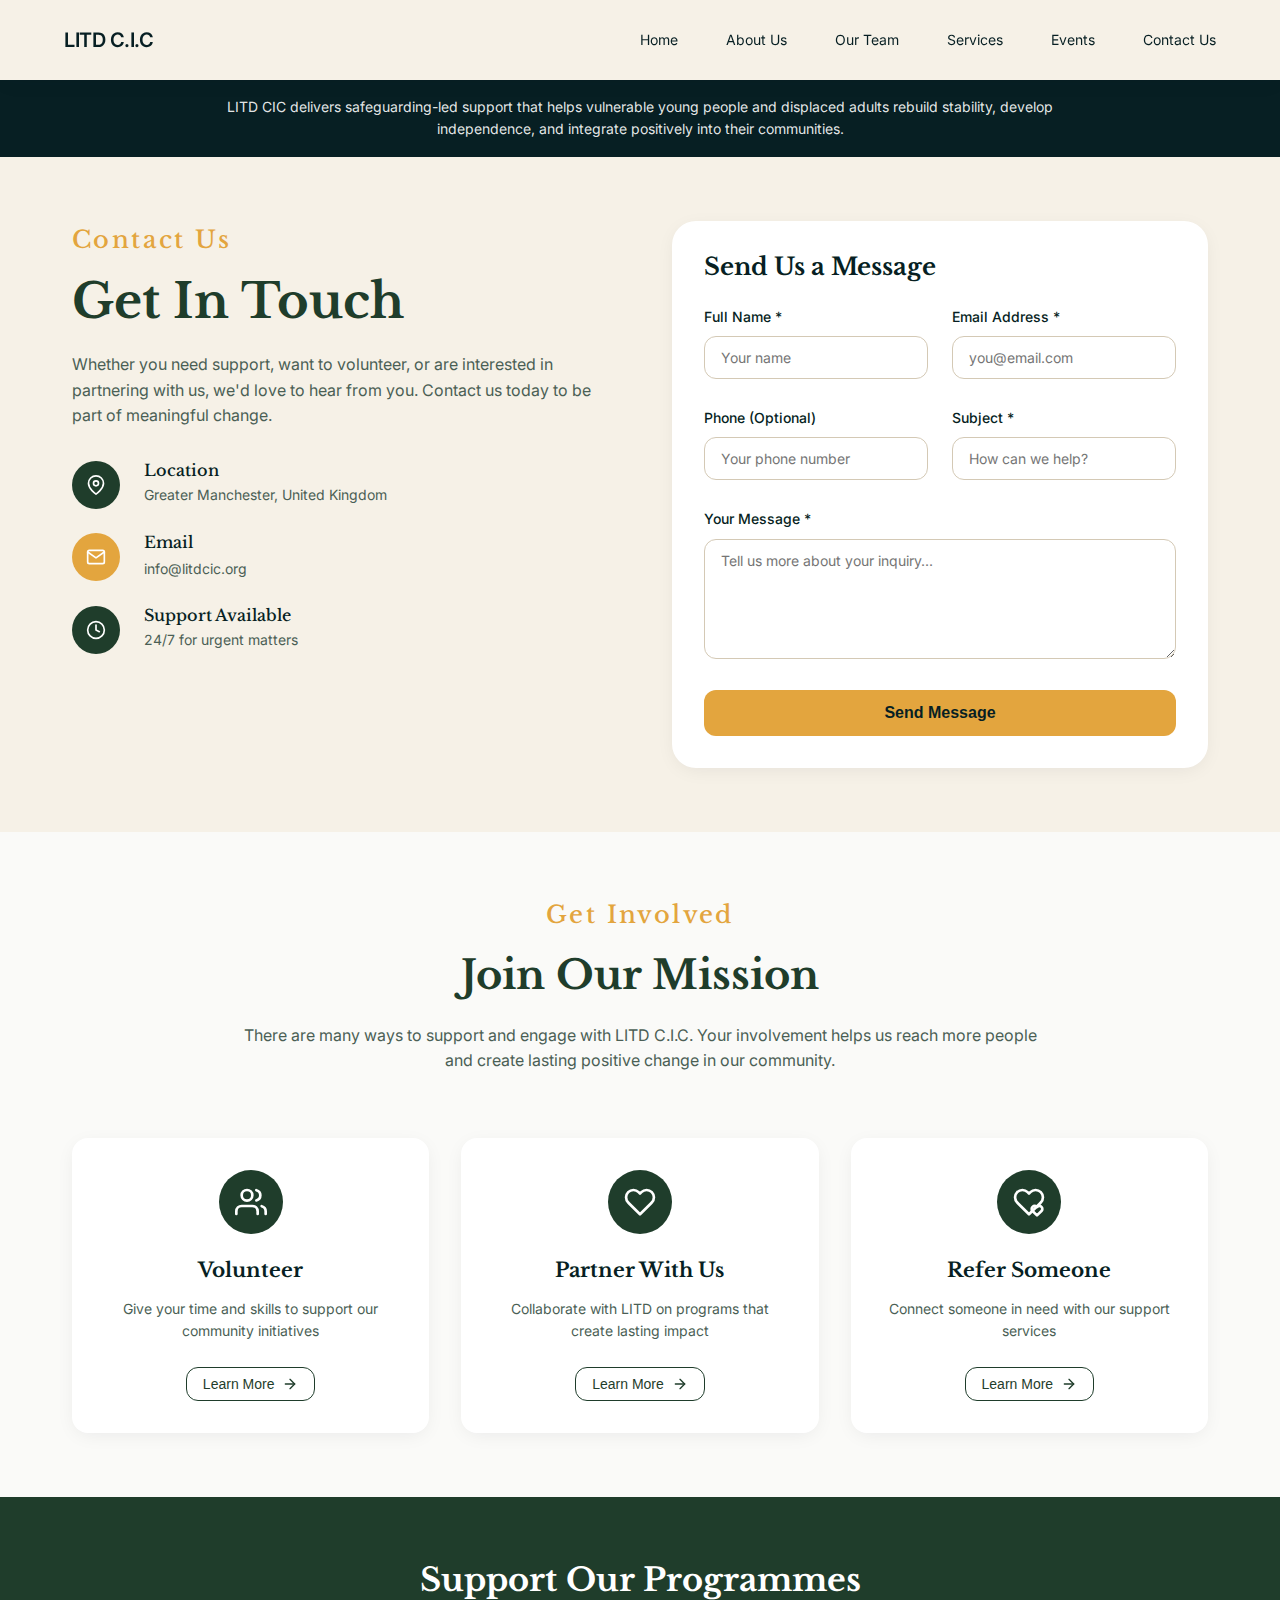
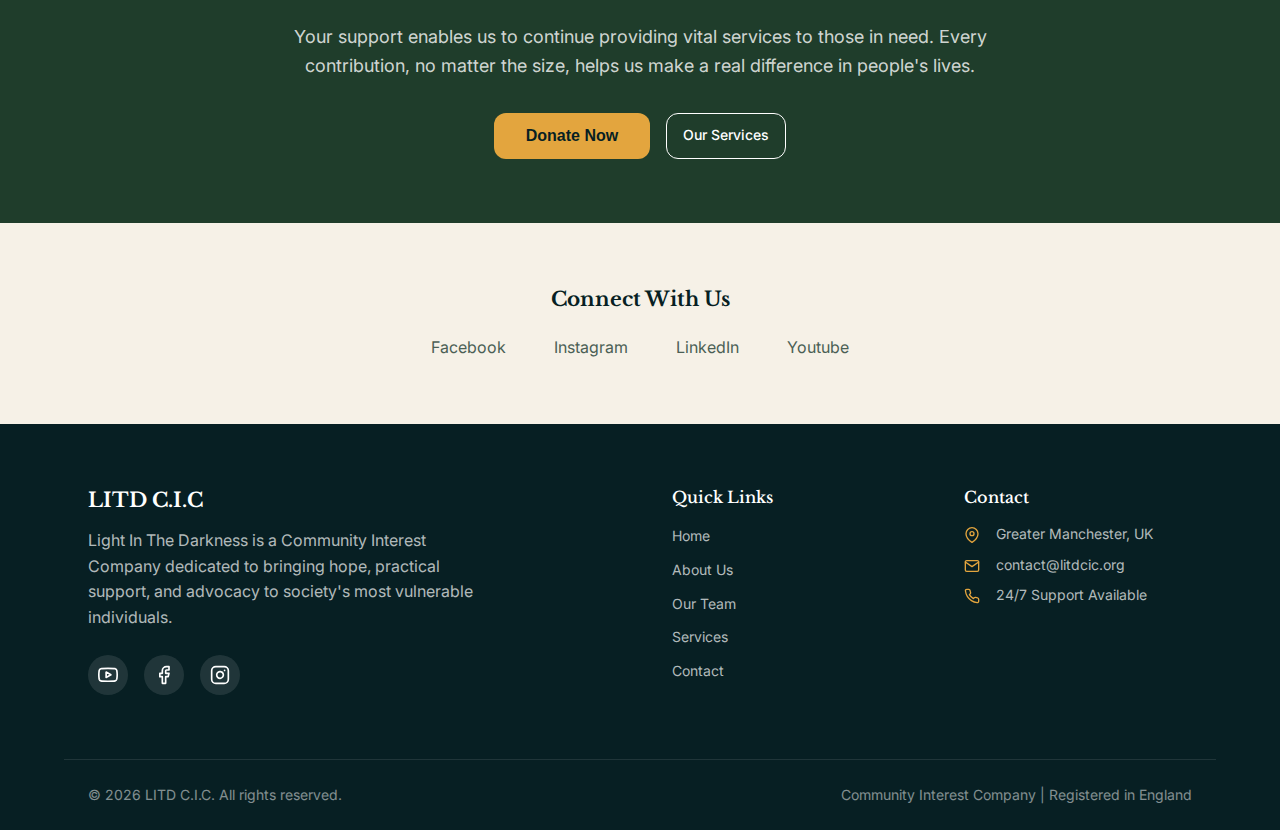
<file: contact.html>
<!DOCTYPE html>
<html lang="en">
<head>
    <meta charset="UTF-8">
    <meta name="viewport" content="width=device-width, initial-scale=1.0">
    <title>Contact Us - LITD C.I.C - Light In The Darkness</title>
    <link rel="stylesheet" href="https://cdnjs.cloudflare.com/ajax/libs/font-awesome/6.4.0/css/all.min.css">
    <link href="https://fonts.googleapis.com/css2?family=Libre+Baskerville:wght@400;700&family=Inter:wght@300;400;500;600;700&display=swap" rel="stylesheet">
    <style>
        :root {
            /* Color Variables */
            --cream: #F6F1E7;
            --cream-dark: #D4C9B5;
            --forest: #1F3D2B;
            --forest-light: #4B5F55;
            --gold: #e3a53e;
            --charcoal: #071f23;
            --off-white: #FAFAF8;
            --sage: #8B9A92;
            --white: #ffffff;
            --destructive: #ff4444;
            
            /* Spacing */
            --spacing-xs: 0.5rem;
            --spacing-sm: 1rem;
            --spacing-md: 1.5rem;
            --spacing-lg: 2rem;
            --spacing-xl: 3rem;
            --spacing-2xl: 4rem;
            
            /* Border Radius */
            --radius-sm: 0.375rem;
            --radius-md: 0.75rem;
            --radius-lg: 1rem;
            --radius-xl: 1.5rem;
            
            /* Shadows */
            --shadow-soft: 0 4px 20px -4px rgba(7, 31, 35, 0.08);
            --shadow-lifted: 0 10px 40px -10px rgba(7, 31, 35, 0.15);
        }
        
        * {
            margin: 0;
            padding: 0;
            box-sizing: border-box;
        }
        
        html {
            scroll-behavior: smooth;
        }
        
        body {
            font-family: 'Inter', sans-serif;
            color: var(--charcoal);
            background-color: var(--cream);
            line-height: 1.6;
            overflow-x: hidden;
        }
        
        h1, h2, h3, h4, h5, h6 {
            font-family: 'Libre Baskerville', serif;
            font-weight: 700;
            line-height: 1.2;
        }
        
        a {
            text-decoration: none;
            color: inherit;
        }
        
        .container {
            width: 100%;
            max-width: 1200px;
            margin: 0 auto;
            padding: 0 var(--spacing-md);
        }
        
        /* Header Styles */
        header {
            position: fixed;
            top: 0;
            left: 0;
            right: 0;
            z-index: 1000;
            background-color: var(--cream);
            transition: all 0.3s ease;
            box-shadow: var(--shadow-soft);
        }
        
        .header-content {
            display: flex;
            justify-content: space-between;
            align-items: center;
            padding: var(--spacing-md) 0;
        }
        
        .logo {
            font-size: 1.25rem;
            font-weight: 600;
            color: var(--charcoal);
            letter-spacing: -0.5px;
        }
        
        .nav-desktop {
            display: none;
        }
        
        .nav-desktop a {
            margin-left: var(--spacing-xl);
            font-size: 0.875rem;
            color: var(--charcoal);
            transition: opacity 0.3s ease;
        }
        
        .nav-desktop a:hover {
            opacity: 0.7;
        }
        
        .mobile-menu-btn {
            background: none;
            border: none;
            color: var(--charcoal);
            font-size: 1.5rem;
            cursor: pointer;
        }
        
        .nav-mobile {
            position: absolute;
            top: 100%;
            left: 0;
            right: 0;
            background-color: var(--cream);
            border-top: 1px solid var(--cream-dark);
            padding: var(--spacing-md);
            display: flex;
            flex-direction: column;
            gap: var(--spacing-md);
            box-shadow: var(--shadow-soft);
        }
        
        .nav-mobile.hidden {
            display: none;
        }
        
        /* Mission Banner */
        .mission-banner {
            background-color: var(--charcoal);
            padding: var(--spacing-sm) var(--spacing-md);
            margin-top: 80px;
        }
        
        .mission-banner p {
            text-align: center;
            color: rgba(255, 255, 255, 0.9);
            font-size: 0.875rem;
            max-width: 900px;
            margin: 0 auto;
        }
        
        /* Section Common Styles */
        .section {
            padding: var(--spacing-2xl) var(--spacing-md);
        }
        
        .section-header {
            text-align: center;
            max-width: 800px;
            margin: 0 auto var(--spacing-2xl);
        }
        
        .section-subtitle {
            font-size: 1.5rem;
            font-family: 'Libre Baskerville', serif;
            letter-spacing: 0.1em;
            color: var(--gold);
            font-weight: 500;
            margin-bottom: var(--spacing-sm);
        }
        
        .section-title {
            font-size: 2rem;
            color: var(--forest);
            margin-bottom: var(--spacing-md);
        }
        
        .section-description {
            color: var(--forest-light);
            line-height: 1.6;
        }
        
        /* Contact Hero Section */
        .contact-hero {
            padding: var(--spacing-2xl) var(--spacing-md);
            background-color: var(--cream);
        }
        
        .contact-grid {
            display: grid;
            gap: var(--spacing-2xl);
        }
        
        .contact-info h1 {
            font-size: 2.5rem;
            color: var(--forest);
            line-height: 1.1;
            margin-bottom: var(--spacing-md);
        }
        
        .contact-description {
            color: var(--forest-light);
            line-height: 1.6;
            margin-bottom: var(--spacing-lg);
        }
        
        .contact-details {
            display: flex;
            flex-direction: column;
            gap: var(--spacing-md);
        }
        
        .contact-detail {
            display: flex;
            align-items: flex-start;
            gap: var(--spacing-md);
        }
        
        .contact-icon {
            width: 48px;
            height: 48px;
            border-radius: 50%;
            display: flex;
            align-items: center;
            justify-content: center;
            flex-shrink: 0;
        }
        
        .contact-icon.primary {
            background-color: var(--forest);
        }
        
        .contact-icon.secondary {
            background-color: var(--gold);
        }
        
        .contact-icon svg {
            width: 20px;
            height: 20px;
            color: var(--white);
        }
        
        .contact-detail-text h3 {
            font-size: 1rem;
            font-weight: 500;
            color: var(--charcoal);
            margin-bottom: 0.25rem;
        }
        
        .contact-detail-text p,
        .contact-detail-text a {
            font-size: 0.875rem;
            color: var(--forest-light);
        }
        
        .contact-detail-text a:hover {
            color: var(--gold);
            text-decoration: underline;
        }
        
        /* Contact Form */
        .contact-form-container {
            background-color: var(--white);
            border-radius: var(--radius-xl);
            padding: var(--spacing-lg);
            box-shadow: var(--shadow-soft);
        }
        
        .contact-form-container h2 {
            font-size: 1.5rem;
            color: var(--charcoal);
            margin-bottom: var(--spacing-md);
        }
        
        /* Form Styles */
        .form-group {
            margin-bottom: var(--spacing-md);
        }
        
        .form-row {
            display: grid;
            grid-template-columns: 1fr;
            gap: var(--spacing-md);
        }
        
        label {
            display: block;
            font-size: 0.875rem;
            font-weight: 500;
            color: var(--charcoal);
            margin-bottom: 0.5rem;
        }
        
        .form-input,
        .form-textarea {
            width: 100%;
            padding: 0.75rem 1rem;
            font-size: 0.875rem;
            font-family: 'Inter', sans-serif;
            border: 1px solid var(--cream-dark);
            border-radius: var(--radius-md);
            background-color: var(--white);
            color: var(--charcoal);
            transition: border-color 0.3s ease;
        }
        
        .form-input:focus,
        .form-textarea:focus {
            outline: none;
            border-color: var(--forest);
        }
        
        .form-input.error,
        .form-textarea.error {
            border-color: var(--destructive);
        }
        
        .error-message {
            font-size: 0.75rem;
            color: var(--destructive);
            margin-top: 0.25rem;
        }
        
        .form-textarea {
            min-height: 120px;
            resize: vertical;
        }
        
        .btn-hero {
            background-color: var(--gold);
            color: var(--charcoal);
            border: none;
            padding: 0.875rem 2rem;
            border-radius: var(--radius-md);
            font-weight: 600;
            font-size: 1rem;
            cursor: pointer;
            transition: all 0.3s ease;
            width: 100%;
        }
        
        .btn-hero:hover:not(:disabled) {
            background-color: #d4952e;
        }
        
        .btn-hero:disabled {
            opacity: 0.7;
            cursor: not-allowed;
        }
        
        /* Get Involved Section */
        .get-involved-section {
            background-color: var(--off-white);
        }
        
        .involvement-grid {
            display: grid;
            grid-template-columns: 1fr;
            gap: var(--spacing-lg);
        }
        
        .involvement-card {
            background-color: var(--white);
            border-radius: var(--radius-lg);
            padding: var(--spacing-lg);
            box-shadow: var(--shadow-soft);
            text-align: center;
            transition: all 0.3s ease;
        }
        
        .involvement-card:hover {
            transform: translateY(-4px);
            box-shadow: var(--shadow-lifted);
        }
        
        .involvement-icon {
            width: 64px;
            height: 64px;
            border-radius: 50%;
            background-color: var(--forest);
            display: flex;
            align-items: center;
            justify-content: center;
            margin: 0 auto var(--spacing-md);
        }
        
        .involvement-icon svg {
            width: 32px;
            height: 32px;
            color: var(--white);
        }
        
        .involvement-card h3 {
            font-size: 1.25rem;
            color: var(--charcoal);
            margin-bottom: var(--spacing-sm);
        }
        
        .involvement-card p {
            font-size: 0.875rem;
            color: var(--forest-light);
            margin-bottom: var(--spacing-md);
        }
        
        .btn-outline {
            background-color: transparent;
            color: var(--forest);
            border: 1px solid var(--forest);
            padding: 0.5rem 1rem;
            border-radius: var(--radius-md);
            font-weight: 500;
            font-size: 0.875rem;
            cursor: pointer;
            transition: all 0.3s ease;
            display: inline-flex;
            align-items: center;
            justify-content: center;
            gap: 0.5rem;
        }
        
        .btn-outline:hover {
            background-color: var(--forest);
            color: var(--white);
        }
        
        .btn-outline svg {
            transition: transform 0.3s ease;
        }
        
        .btn-outline:hover svg {
            transform: translateX(2px);
        }
        
        /* Support Programs Section */
        .support-programs-section {
            background-color: var(--forest);
            color: var(--white);
            text-align: center;
        }
        
        .support-programs-content {
            max-width: 800px;
            margin: 0 auto;
        }
        
        .support-programs-content h2 {
            font-size: 2rem;
            color: var(--white);
            margin-bottom: var(--spacing-md);
        }
        
        .support-programs-content p {
            color: rgba(255, 255, 255, 0.8);
            font-size: 1.125rem;
            margin-bottom: var(--spacing-lg);
        }
        
        .support-buttons {
            display: flex;
            flex-direction: column;
            gap: var(--spacing-sm);
            justify-content: center;
        }
        
        .btn-gold {
            background-color: var(--gold);
            color: var(--charcoal);
            border: none;
            padding: 0.875rem 2rem;
            border-radius: var(--radius-md);
            font-weight: 600;
            font-size: 1rem;
            cursor: pointer;
            transition: all 0.3s ease;
            display: inline-block;
            text-align: center;
        }
        
        .btn-gold:hover {
            background-color: #d4952e;
        }
        
        /* Social Links Section */
        .social-links-section {
            background-color: var(--cream);
            text-align: center;
        }
        
        .social-links-container {
            max-width: 600px;
            margin: 0 auto;
        }
        
        .social-links-container h3 {
            font-size: 1.25rem;
            color: var(--charcoal);
            margin-bottom: var(--spacing-md);
        }
        
        .social-links {
            display: flex;
            justify-content: center;
            gap: var(--spacing-lg);
        }
        
        .social-link {
            color: var(--forest-light);
            font-size: 1rem;
            transition: color 0.3s ease;
        }
        
        .social-link:hover {
            color: var(--gold);
        }
        
        /* Footer */
        footer {
            background-color: var(--charcoal);
            color: var(--white);
        }
        
        .footer-content {
            padding: var(--spacing-2xl) var(--spacing-md);
        }
        
        .footer-grid {
            display: grid;
            grid-template-columns: 1fr;
            gap: var(--spacing-2xl);
        }
        
        .footer-brand {
            grid-column: 1 / -1;
        }
        
        .footer-brand h3 {
            font-size: 1.25rem;
            margin-bottom: var(--spacing-sm);
        }
        
        .footer-brand p {
            color: rgba(255, 255, 255, 0.7);
            line-height: 1.6;
            margin-bottom: var(--spacing-md);
            max-width: 400px;
        }
        
        .social-icons {
            display: flex;
            gap: var(--spacing-sm);
        }
        
        .social-icon {
            width: 40px;
            height: 40px;
            border-radius: 50%;
            background-color: rgba(255, 255, 255, 0.1);
            display: flex;
            align-items: center;
            justify-content: center;
            transition: background-color 0.3s ease;
        }
        
        .social-icon:hover {
            background-color: var(--gold);
        }
        
        .social-icon svg {
            width: 20px;
            height: 20px;
        }
        
        .footer-links h4 {
            font-weight: 500;
            margin-bottom: var(--spacing-sm);
        }
        
        .footer-links ul {
            list-style: none;
        }
        
        .footer-links li {
            margin-bottom: var(--spacing-xs);
        }
        
        .footer-links a {
            font-size: 0.875rem;
            color: rgba(255, 255, 255, 0.7);
            transition: color 0.3s ease;
        }
        
        .footer-links a:hover {
            color: var(--gold);
        }
        
        .footer-contact-item {
            display: flex;
            align-items: flex-start;
            gap: var(--spacing-sm);
            margin-bottom: var(--spacing-sm);
        }
        
        .footer-contact-icon {
            width: 16px;
            height: 16px;
            color: var(--gold);
            flex-shrink: 0;
            margin-top: 0.25rem;
        }
        
        .footer-contact-text {
            font-size: 0.875rem;
            color: rgba(255, 255, 255, 0.7);
        }
        
        .footer-contact-text a:hover {
            color: var(--gold);
        }
        
        .footer-bottom {
            border-top: 1px solid rgba(255, 255, 255, 0.1);
            padding: var(--spacing-md) var(--spacing-md);
        }
        
        .footer-bottom-content {
            display: flex;
            flex-direction: column;
            justify-content: space-between;
            align-items: center;
            gap: var(--spacing-sm);
            font-size: 0.875rem;
            color: rgba(255, 255, 255, 0.5);
        }
        
        /* Toast Notification */
        .toast {
            position: fixed;
            bottom: 20px;
            right: 20px;
            background-color: var(--forest);
            color: var(--white);
            padding: var(--spacing-md) var(--spacing-lg);
            border-radius: var(--radius-md);
            box-shadow: var(--shadow-lifted);
            display: flex;
            align-items: center;
            gap: var(--spacing-sm);
            z-index: 10000;
            transform: translateY(100px);
            opacity: 0;
            transition: all 0.3s ease;
        }
        
        .toast.show {
            transform: translateY(0);
            opacity: 1;
        }
        
        .toast-icon {
            width: 24px;
            height: 24px;
            background-color: var(--gold);
            border-radius: 50%;
            display: flex;
            align-items: center;
            justify-content: center;
        }
        
        .toast-icon svg {
            width: 12px;
            height: 12px;
            color: var(--charcoal);
        }
        
        .toast-content h4 {
            font-size: 0.875rem;
            font-weight: 600;
            margin-bottom: 0.25rem;
        }
        
        .toast-content p {
            font-size: 0.75rem;
            opacity: 0.9;
        }
        
        /* Responsive Styles */
        @media (min-width: 768px) {
            .nav-desktop {
                display: flex;
            }
            
            .mobile-menu-btn {
                display: none;
            }
            
            .section {
                padding: var(--spacing-2xl) var(--spacing-lg);
            }
            
            .section-title {
                font-size: 2.5rem;
            }
            
            .contact-hero {
                padding: var(--spacing-2xl) var(--spacing-lg);
            }
            
            .contact-grid {
                grid-template-columns: repeat(2, 1fr);
                align-items: start;
                gap: var(--spacing-2xl);
            }
            
            .contact-info h1 {
                font-size: 3rem;
            }
            
            .form-row {
                grid-template-columns: repeat(2, 1fr);
            }
            
            .involvement-grid {
                grid-template-columns: repeat(3, 1fr);
            }
            
            .support-buttons {
                flex-direction: row;
            }
            
            .social-links {
                gap: var(--spacing-xl);
            }
            
            .footer-grid {
                grid-template-columns: repeat(4, 1fr);
            }
            
            .footer-brand {
                grid-column: span 2;
            }
            
            .footer-bottom-content {
                flex-direction: row;
            }
        }
        
        @media (min-width: 1024px) {
            .section {
                padding: var(--spacing-2xl) var(--spacing-xl);
            }
            
            .contact-hero {
                padding: var(--spacing-2xl) var(--spacing-xl);
            }
        }
        
        /* Animations */
        @keyframes fade-in-up {
            from {
                opacity: 0;
                transform: translateY(20px);
            }
            to {
                opacity: 1;
                transform: translateY(0);
            }
        }
        
        .animate-fade-in {
            animation: fade-in-up 0.6s ease-out forwards;
        }
    </style>
</head>
<body>
    <!-- Header -->
    <header id="header">
        <div class="container">
            <div class="header-content">
                <a href="index.html" class="logo">LITD C.I.C</a>
                
                <nav class="nav-desktop">
                    <a href="index.html">Home</a>
                    <a href="about.html">About Us</a>
                    <a href="teams.html">Our Team</a>
                    <a href="services.html">Services</a>
                    <a href="events.html">Events</a>
                    <a href="contact.html" class="active">Contact Us</a>
                </nav>
                
                <button class="mobile-menu-btn" id="mobileMenuBtn">
                    <i class="fas fa-bars"></i>
                </button>
            </div>
            
            <nav class="nav-mobile hidden" id="mobileMenu">
                <a href="index.html">Home</a>
                    <a href="about.html">About Us</a>
                    <a href="teams.html">Our Team</a>
                    <a href="services.html">Services</a>
                    <a href="events.html">Events</a>
                    <a href="contact.html" class="active">Contact Us</a>
            </nav>
        </div>
    </header>

    <!-- Mission Banner -->
    <div class="mission-banner">
        <p>LITD CIC delivers safeguarding-led support that helps vulnerable young people and displaced adults rebuild stability, develop independence, and integrate positively into their communities.</p>
    </div>

    <!-- Contact Hero Section -->
    <section class="contact-hero">
        <div class="container">
            <div class="contact-grid">
                <div class="contact-info animate-fade-in">
                    <p class="section-subtitle">Contact Us</p>
                    <h1 class="section-title">Get In Touch</h1>
                    
                    <p class="contact-description">Whether you need support, want to volunteer, or are interested in partnering with us, we'd love to hear from you. Contact us today to be part of meaningful change.</p>
                    
                    <div class="contact-details">
                        <div class="contact-detail">
                            <div class="contact-icon primary">
                                <svg viewBox="0 0 24 24" fill="none" stroke="currentColor" stroke-width="2" stroke-linecap="round" stroke-linejoin="round">
                                    <path d="M21 10c0 7-9 13-9 13s-9-6-9-13a9 9 0 0 1 18 0z"></path>
                                    <circle cx="12" cy="10" r="3"></circle>
                                </svg>
                            </div>
                            <div class="contact-detail-text">
                                <h3>Location</h3>
                                <p>Greater Manchester, United Kingdom</p>
                            </div>
                        </div>
                        
                        <div class="contact-detail">
                            <div class="contact-icon secondary">
                                <svg viewBox="0 0 24 24" fill="none" stroke="currentColor" stroke-width="2" stroke-linecap="round" stroke-linejoin="round">
                                    <path d="M4 4h16c1.1 0 2 .9 2 2v12c0 1.1-.9 2-2 2H4c-1.1 0-2-.9-2-2V6c0-1.1.9-2 2-2z"></path>
                                    <polyline points="22,6 12,13 2,6"></polyline>
                                </svg>
                            </div>
                            <div class="contact-detail-text">
                                <h3>Email</h3>
                                <a href="mailto:info@litdcic.org">info@litdcic.org</a>
                            </div>
                        </div>
                        
                        <div class="contact-detail">
                            <div class="contact-icon primary">
                                <svg viewBox="0 0 24 24" fill="none" stroke="currentColor" stroke-width="2" stroke-linecap="round" stroke-linejoin="round">
                                    <circle cx="12" cy="12" r="10"></circle>
                                    <polyline points="12 6 12 12 16 14"></polyline>
                                </svg>
                            </div>
                            <div class="contact-detail-text">
                                <h3>Support Available</h3>
                                <p>24/7 for urgent matters</p>
                            </div>
                        </div>
                    </div>
                </div>
                
                <!-- Contact Form -->
                <div class="contact-form-container animate-fade-in" style="animation-delay: 0.2s;">
                    <h2>Send Us a Message</h2>
                    <form id="contactForm">
                        <div class="form-row">
                            <div class="form-group">
                                <label for="name">Full Name *</label>
                                <input type="text" id="name" name="name" class="form-input" placeholder="Your name" required>
                                <div class="error-message" id="nameError"></div>
                            </div>
                            
                            <div class="form-group">
                                <label for="email">Email Address *</label>
                                <input type="email" id="email" name="email" class="form-input" placeholder="you@email.com" required>
                                <div class="error-message" id="emailError"></div>
                            </div>
                        </div>
                        
                        <div class="form-row">
                            <div class="form-group">
                                <label for="phone">Phone (Optional)</label>
                                <input type="tel" id="phone" name="phone" class="form-input" placeholder="Your phone number">
                                <div class="error-message" id="phoneError"></div>
                            </div>
                            
                            <div class="form-group">
                                <label for="subject">Subject *</label>
                                <input type="text" id="subject" name="subject" class="form-input" placeholder="How can we help?" required>
                                <div class="error-message" id="subjectError"></div>
                            </div>
                        </div>
                        
                        <div class="form-group">
                            <label for="message">Your Message *</label>
                            <textarea id="message" name="message" class="form-textarea" placeholder="Tell us more about your inquiry..." rows="5" required></textarea>
                            <div class="error-message" id="messageError"></div>
                        </div>
                        
                        <button type="submit" class="btn-hero" id="submitBtn">Send Message</button>
                    </form>
                </div>
            </div>
        </div>
    </section>

    <!-- Get Involved Section -->
    <section class="section get-involved-section">
        <div class="container">
            <div class="section-header animate-fade-in">
                <p class="section-subtitle">Get Involved</p>
                <h2 class="section-title">Join Our Mission</h2>
                <p class="section-description">There are many ways to support and engage with LITD C.I.C. Your involvement helps us reach more people and create lasting positive change in our community.</p>
            </div>
            
            <div class="involvement-grid">
                <!-- Volunteer -->
                <div class="involvement-card animate-fade-in" style="animation-delay: 0.1s;">
                    <div class="involvement-icon">
                        <svg viewBox="0 0 24 24" fill="none" stroke="currentColor" stroke-width="2" stroke-linecap="round" stroke-linejoin="round">
                            <path d="M17 21v-2a4 4 0 0 0-4-4H5a4 4 0 0 0-4 4v2"></path>
                            <circle cx="9" cy="7" r="4"></circle>
                            <path d="M23 21v-2a4 4 0 0 0-3-3.87"></path>
                            <path d="M16 3.13a4 4 0 0 1 0 7.75"></path>
                        </svg>
                    </div>
                    <h3>Volunteer</h3>
                    <p>Give your time and skills to support our community initiatives</p>
                    <button class="btn-outline">
                        Learn More
                        <svg viewBox="0 0 24 24" fill="none" stroke="currentColor" stroke-width="2" stroke-linecap="round" stroke-linejoin="round" width="16" height="16">
                            <line x1="5" y1="12" x2="19" y2="12"></line>
                            <polyline points="12 5 19 12 12 19"></polyline>
                        </svg>
                    </button>
                </div>
                
                <!-- Partner -->
                <div class="involvement-card animate-fade-in" style="animation-delay: 0.2s;">
                    <div class="involvement-icon">
                        <svg viewBox="0 0 24 24" fill="none" stroke="currentColor" stroke-width="2" stroke-linecap="round" stroke-linejoin="round">
                            <path d="M20.84 4.61a5.5 5.5 0 0 0-7.78 0L12 5.67l-1.06-1.06a5.5 5.5 0 0 0-7.78 7.78l1.06 1.06L12 21.23l7.78-7.78 1.06-1.06a5.5 5.5 0 0 0 0-7.78z"></path>
                        </svg>
                    </div>
                    <h3>Partner With Us</h3>
                    <p>Collaborate with LITD on programs that create lasting impact</p>
                    <button class="btn-outline">
                        Learn More
                        <svg viewBox="0 0 24 24" fill="none" stroke="currentColor" stroke-width="2" stroke-linecap="round" stroke-linejoin="round" width="16" height="16">
                            <line x1="5" y1="12" x2="19" y2="12"></line>
                            <polyline points="12 5 19 12 12 19"></polyline>
                        </svg>
                    </button>
                </div>
                
                <!-- Refer -->
                <div class="involvement-card animate-fade-in" style="animation-delay: 0.3s;">
                    <div class="involvement-icon">
                        <svg viewBox="0 0 24 24" fill="none" stroke="currentColor" stroke-width="2" stroke-linecap="round" stroke-linejoin="round">
                            <path d="M20.84 4.61a5.5 5.5 0 0 0-7.78 0L12 5.67l-1.06-1.06a5.5 5.5 0 0 0-7.78 7.78l1.06 1.06L12 21.23l7.78-7.78 1.06-1.06a5.5 5.5 0 0 0 0-7.78z"></path>
                            <path d="M18 22l3.35-3.284a2.143 2.143 0 0 0 .005-3.071a2.242 2.242 0 0 0-3.129-.006l-.224.22l-.223-.22a2.242 2.242 0 0 0-3.128-.006a2.143 2.143 0 0 0-.006 3.071L18 22z"></path>
                        </svg>
                    </div>
                    <h3>Refer Someone</h3>
                    <p>Connect someone in need with our support services</p>
                    <button class="btn-outline">
                        Learn More
                        <svg viewBox="0 0 24 24" fill="none" stroke="currentColor" stroke-width="2" stroke-linecap="round" stroke-linejoin="round" width="16" height="16">
                            <line x1="5" y1="12" x2="19" y2="12"></line>
                            <polyline points="12 5 19 12 12 19"></polyline>
                        </svg>
                    </button>
                </div>
            </div>
        </div>
    </section>

    <!-- Support Programs Section -->
    <section class="section support-programs-section">
        <div class="container">
            <div class="support-programs-content animate-fade-in">
                <h2>Support Our Programmes</h2>
                <p>Your support enables us to continue providing vital services to those in need. Every contribution, no matter the size, helps us make a real difference in people's lives.</p>
                
                <div class="support-buttons">
                    <a href="https://donate.stripe.com/fZebK45Ni8OL0RWbII"><button class="btn-gold">Donate Now</button></a>
                    <a href="services.html" class="btn-outline" style="border-color: var(--white); color: var(--white);">Our Services</a>
                </div>
            </div>
        </div>
    </section>

    <!-- Social Links Section -->
    <section class="section social-links-section">
        <div class="container">
            <div class="social-links-container animate-fade-in">
                <h3>Connect With Us</h3>
                <div class="social-links">
                    <a href="#" class="social-link">Facebook</a>
                    <a href="#" class="social-link">Instagram</a>
                    <a href="#" class="social-link">LinkedIn</a>
                    <a href="#" class="social-link">Youtube</a>
                </div>
            </div>
        </div>
    </section>

    <!-- Footer -->
    <footer>
        <div class="container">
            <div class="footer-content">
                <div class="footer-grid">
                    <div class="footer-brand">
                        <h3>LITD C.I.C</h3>
                        <p>Light In The Darkness is a Community Interest Company dedicated to bringing hope, practical support, and advocacy to society's most vulnerable individuals.</p>
                        
                        <div class="social-icons">
                            <a href="#youtube" class="social-icon">
                                <svg viewBox="0 0 24 24" fill="none" stroke="currentColor" stroke-width="2" stroke-linecap="round" stroke-linejoin="round">
                                    <path d="M22.54 6.42a2.78 2.78 0 0 0-1.94-2C18.88 4 12 4 12 4s-6.88 0-8.6.46a2.78 2.78 0 0 0-1.94 2A29 29 0 0 0 1 11.75a29 29 0 0 0 .46 5.33A2.78 2.78 0 0 0 3.4 19c1.72.46 8.6.46 8.6.46s6.88 0 8.6-.46a2.78 2.78 0 0 0 1.94-2 29 29 0 0 0 .46-5.25 29 29 0 0 0-.46-5.33z"></path>
                                    <polygon points="9.75 15.02 15.5 11.75 9.75 8.48 9.75 15.02"></polygon>
                                </svg>
                            </a>
                            
                            <a href="#facebook" class="social-icon">
                                <svg viewBox="0 0 24 24" fill="none" stroke="currentColor" stroke-width="2" stroke-linecap="round" stroke-linejoin="round">
                                    <path d="M18 2h-3a5 5 0 0 0-5 5v3H7v4h3v8h4v-8h3l1-4h-4V7a1 1 0 0 1 1-1h3z"></path>
                                </svg>
                            </a>
                            
                            <a href="#instagram" class="social-icon">
                                <svg viewBox="0 0 24 24" fill="none" stroke="currentColor" stroke-width="2" stroke-linecap="round" stroke-linejoin="round">
                                    <rect x="2" y="2" width="20" height="20" rx="5" ry="5"></rect>
                                    <path d="M16 11.37A4 4 0 1 1 12.63 8 4 4 0 0 1 16 11.37z"></path>
                                    <line x1="17.5" y1="6.5" x2="17.51" y2="6.5"></line>
                                </svg>
                            </a>
                        </div>
                    </div>
                    
                    <div class="footer-links">
                        <h4>Quick Links</h4>
                        <ul>
                            <li><a href="index.html">Home</a></li>
                            <li><a href="about.html">About Us</a></li>
                            <li><a href="teams.html">Our Team</a></li>
                            <li><a href="services.html">Services</a></li>
                            <li><a href="contact.html">Contact</a></li>
                        </ul>
                    </div>
                    
                    <div class="footer-links">
                        <h4>Contact</h4>
                        <ul>
                            <li class="footer-contact-item">
                                <svg class="footer-contact-icon" viewBox="0 0 24 24" fill="none" stroke="currentColor" stroke-width="2" stroke-linecap="round" stroke-linejoin="round">
                                    <path d="M21 10c0 7-9 13-9 13s-9-6-9-13a9 9 0 0 1 18 0z"></path>
                                    <circle cx="12" cy="10" r="3"></circle>
                                </svg>
                                <span class="footer-contact-text">Greater Manchester, UK</span>
                            </li>
                            
                            <li class="footer-contact-item">
                                <svg class="footer-contact-icon" viewBox="0 0 24 24" fill="none" stroke="currentColor" stroke-width="2" stroke-linecap="round" stroke-linejoin="round">
                                    <path d="M4 4h16c1.1 0 2 .9 2 2v12c0 1.1-.9 2-2 2H4c-1.1 0-2-.9-2-2V6c0-1.1.9-2 2-2z"></path>
                                    <polyline points="22,6 12,13 2,6"></polyline>
                                </svg>
                                <a href="mailto:contact@litdcic.org" class="footer-contact-text">contact@litdcic.org</a>
                            </li>
                            
                            <li class="footer-contact-item">
                                <svg class="footer-contact-icon" viewBox="0 0 24 24" fill="none" stroke="currentColor" stroke-width="2" stroke-linecap="round" stroke-linejoin="round">
                                    <path d="M22 16.92v3a2 2 0 0 1-2.18 2 19.79 19.79 0 0 1-8.63-3.07 19.5 19.5 0 0 1-6-6 19.79 19.79 0 0 1-3.07-8.67A2 2 0 0 1 4.11 2h3a2 2 0 0 1 2 1.72 12.84 12.84 0 0 0 .7 2.81 2 2 0 0 1-.45 2.11L8.09 9.91a16 16 0 0 0 6 6l1.27-1.27a2 2 0 0 1 2.11-.45 12.84 12.84 0 0 0 2.81.7A2 2 0 0 1 22 16.92z"></path>
                                </svg>
                                <span class="footer-contact-text">24/7 Support Available</span>
                            </li>
                        </ul>
                    </div>
                </div>
            </div>
            
            <div class="footer-bottom">
                <div class="footer-bottom-content">
                    <p>&copy; <span id="currentYear"></span> LITD C.I.C. All rights reserved.</p>
                    <p>Community Interest Company | Registered in England</p>
                </div>
            </div>
        </div>
    </footer>

    <!-- Toast Notification -->
    <div class="toast" id="toast">
        <div class="toast-icon">
            <svg viewBox="0 0 24 24" fill="none" stroke="currentColor" stroke-width="2" stroke-linecap="round" stroke-linejoin="round">
                <polyline points="20 6 9 17 4 12"></polyline>
            </svg>
        </div>
        <div class="toast-content">
            <h4>Message Sent!</h4>
            <p>Thank you for reaching out. We'll get back to you soon.</p>
        </div>
    </div>

    <script>
        // Mobile menu toggle
        const mobileMenuBtn = document.getElementById('mobileMenuBtn');
        const mobileMenu = document.getElementById('mobileMenu');
        
        mobileMenuBtn.addEventListener('click', function() {
            mobileMenu.classList.toggle('hidden');
            
            // Change icon
            const icon = mobileMenuBtn.querySelector('i');
            if (mobileMenu.classList.contains('hidden')) {
                icon.className = 'fas fa-bars';
            } else {
                icon.className = 'fas fa-times';
            }
        });
        
        // Close mobile menu when clicking on a link
        const mobileLinks = mobileMenu.querySelectorAll('a');
        mobileLinks.forEach(link => {
            link.addEventListener('click', function() {
                mobileMenu.classList.add('hidden');
                mobileMenuBtn.querySelector('i').className = 'fas fa-bars';
            });
        });
        
        // Set current year in footer
        document.getElementById('currentYear').textContent = new Date().getFullYear();
        
        // Header shadow on scroll
        window.addEventListener('scroll', function() {
            const header = document.getElementById('header');
            if (window.scrollY > 10) {
                header.style.boxShadow = 'var(--shadow-soft)';
            } else {
                header.style.boxShadow = 'none';
            }
        });
        
        // Simple scroll animation
        const observerOptions = {
            threshold: 0.1,
            rootMargin: '0px 0px -50px 0px'
        };
        
        const observer = new IntersectionObserver((entries) => {
            entries.forEach(entry => {
                if (entry.isIntersecting) {
                    entry.target.classList.add('animate-fade-in');
                }
            });
        }, observerOptions);
        
        // Observe all elements with animate-fade-in class
        document.querySelectorAll('.animate-fade-in').forEach(el => {
            observer.observe(el);
        });
        
        // Contact Form Validation and Submission
        const contactForm = document.getElementById('contactForm');
        const submitBtn = document.getElementById('submitBtn');
        const toast = document.getElementById('toast');
        
        // Validation functions
        function validateName(name) {
            const nameRegex = /^[a-zA-Z\s]{1,100}$/;
            if (!name.trim()) {
                return 'Name is required';
            }
            if (name.length > 100) {
                return 'Name must be less than 100 characters';
            }
            if (!nameRegex.test(name)) {
                return 'Please enter a valid name';
            }
            return '';
        }
        
        function validateEmail(email) {
            const emailRegex = /^[^\s@]+@[^\s@]+\.[^\s@]+$/;
            if (!email.trim()) {
                return 'Email is required';
            }
            if (email.length > 255) {
                return 'Email must be less than 255 characters';
            }
            if (!emailRegex.test(email)) {
                return 'Please enter a valid email address';
            }
            return '';
        }
        
        function validatePhone(phone) {
            if (phone && phone.length > 20) {
                return 'Phone number must be less than 20 characters';
            }
            return '';
        }
        
        function validateSubject(subject) {
            if (!subject.trim()) {
                return 'Subject is required';
            }
            if (subject.length > 200) {
                return 'Subject must be less than 200 characters';
            }
            return '';
        }
        
        function validateMessage(message) {
            if (!message.trim()) {
                return 'Message is required';
            }
            if (message.length < 10) {
                return 'Message must be at least 10 characters';
            }
            if (message.length > 2000) {
                return 'Message must be less than 2000 characters';
            }
            return '';
        }
        
        // Show error function
        function showError(fieldId, message) {
            const field = document.getElementById(fieldId);
            const errorElement = document.getElementById(fieldId + 'Error');
            
            if (message) {
                field.classList.add('error');
                errorElement.textContent = message;
            } else {
                field.classList.remove('error');
                errorElement.textContent = '';
            }
        }
        
        // Show toast function
        function showToast() {
            toast.classList.add('show');
            setTimeout(() => {
                toast.classList.remove('show');
            }, 5000);
        }
        
        // Form submission handler
        contactForm.addEventListener('submit', async function(e) {
            e.preventDefault();
            
            // Get form values
            const name = document.getElementById('name').value;
            const email = document.getElementById('email').value;
            const phone = document.getElementById('phone').value;
            const subject = document.getElementById('subject').value;
            const message = document.getElementById('message').value;
            
            // Validate all fields
            const nameError = validateName(name);
            const emailError = validateEmail(email);
            const phoneError = validatePhone(phone);
            const subjectError = validateSubject(subject);
            const messageError = validateMessage(message);
            
            // Show errors
            showError('name', nameError);
            showError('email', emailError);
            showError('phone', phoneError);
            showError('subject', subjectError);
            showError('message', messageError);
            
            // Check if there are any errors
            const hasErrors = nameError || emailError || phoneError || subjectError || messageError;
            
            if (!hasErrors) {
                // Disable submit button and show loading state
                submitBtn.disabled = true;
                submitBtn.textContent = 'Sending...';
                
                // Simulate API call delay
                await new Promise(resolve => setTimeout(resolve, 1000));
                
                // Show success toast
                showToast();
                
                // Reset form
                contactForm.reset();
                
                // Re-enable submit button
                submitBtn.disabled = false;
                submitBtn.textContent = 'Send Message';
                
                // Clear all error messages
                showError('name', '');
                showError('email', '');
                showError('phone', '');
                showError('subject', '');
                showError('message', '');
            }
        });
        
        // Real-time validation for each field
        document.getElementById('name').addEventListener('blur', function() {
            const error = validateName(this.value);
            showError('name', error);
        });
        
        document.getElementById('email').addEventListener('blur', function() {
            const error = validateEmail(this.value);
            showError('email', error);
        });
        
        document.getElementById('phone').addEventListener('blur', function() {
            const error = validatePhone(this.value);
            showError('phone', error);
        });
        
        document.getElementById('subject').addEventListener('blur', function() {
            const error = validateSubject(this.value);
            showError('subject', error);
        });
        
        document.getElementById('message').addEventListener('blur', function() {
            const error = validateMessage(this.value);
            showError('message', error);
        });
        
        // Clear errors on focus
        const formInputs = document.querySelectorAll('.form-input, .form-textarea');
        formInputs.forEach(input => {
            input.addEventListener('focus', function() {
                const fieldId = this.id;
                const errorElement = document.getElementById(fieldId + 'Error');
                this.classList.remove('error');
                errorElement.textContent = '';
            });
        });
    </script>
</body>
</html>
</file>
